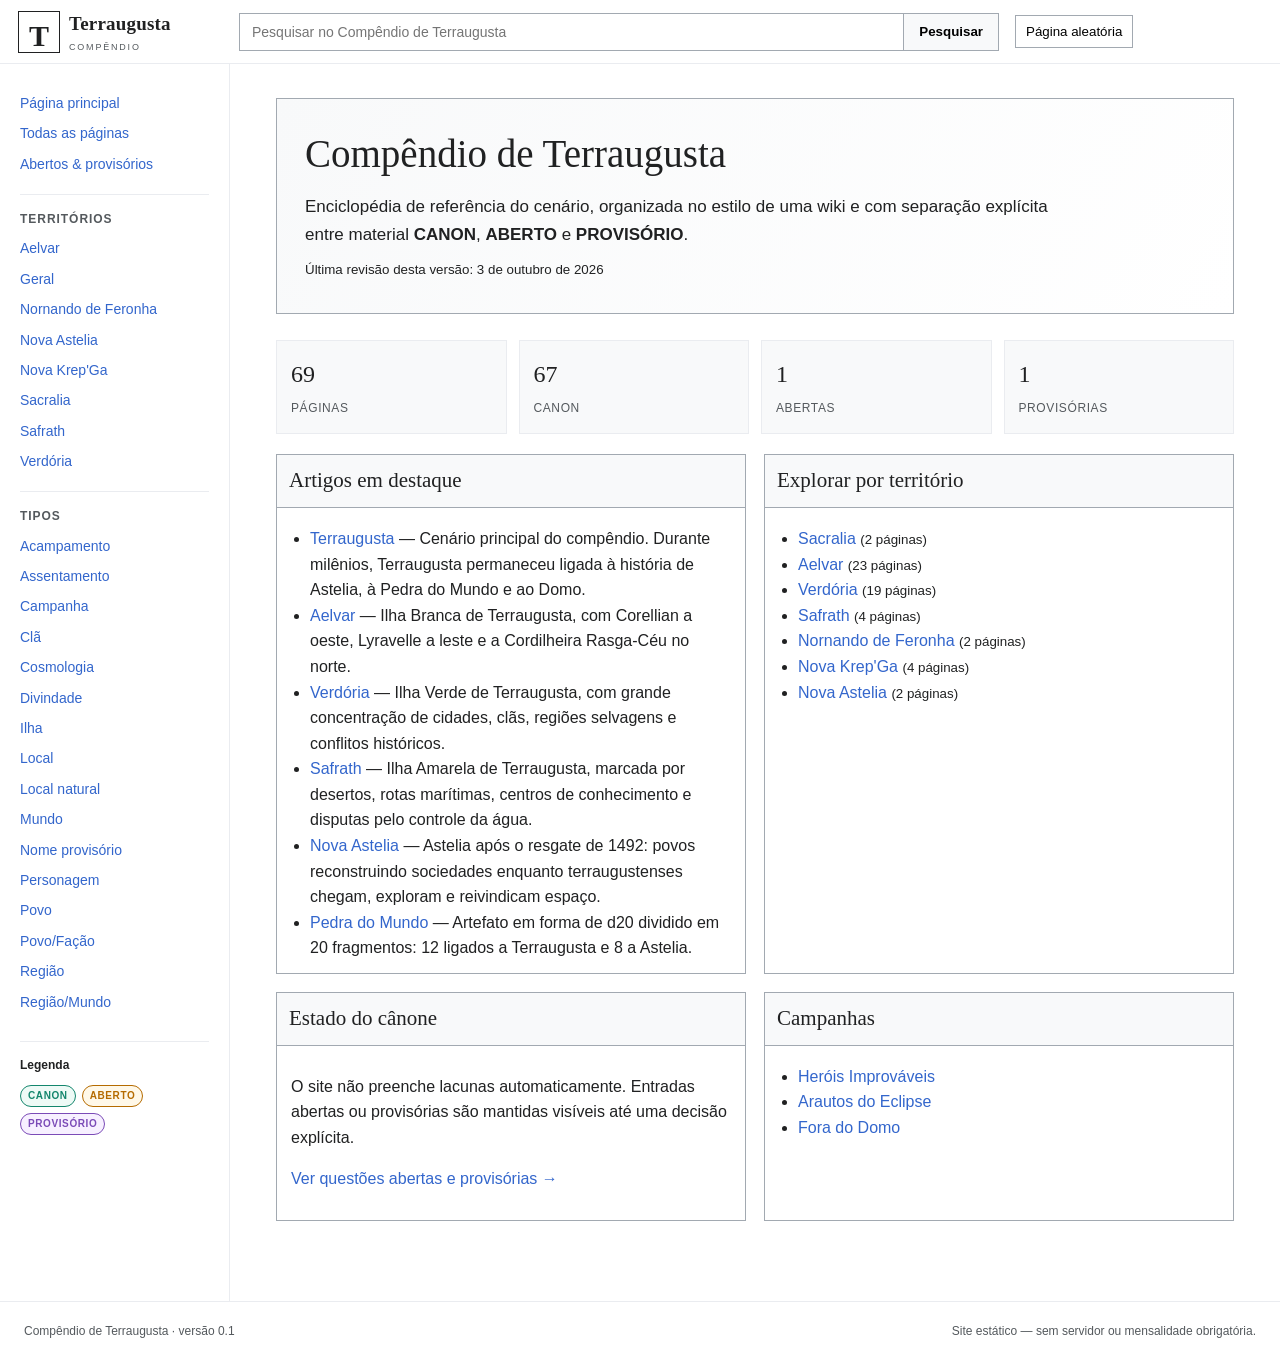
<file: index.html>
<!doctype html>
<html lang="pt-BR">
<head>
  <meta charset="utf-8">
  <meta name="viewport" content="width=device-width, initial-scale=1">
  <meta name="description" content="Compêndio wiki de Terraugusta">
  <title>Compêndio de Terraugusta</title>
  <link rel="stylesheet" href="styles.css">
</head>
<body>
  <header class="topbar">
    <button class="menu-button" id="menuButton" aria-label="Abrir menu">☰</button>
    <a class="brand" href="#home">
      <span class="brand-mark">T</span>
      <span><strong>Terraugusta</strong><small>Compêndio</small></span>
    </a>
    <div class="search-wrap">
      <input id="searchInput" type="search" placeholder="Pesquisar no Compêndio de Terraugusta" autocomplete="off">
      <button id="searchButton">Pesquisar</button>
      <div id="searchSuggestions" class="suggestions"></div>
    </div>
    <button id="randomButton" class="ghost">Página aleatória</button>
  </header>

  <div class="layout">
    <aside id="sidebar" class="sidebar">
      <nav>
        <a href="#home">Página principal</a>
        <a href="#all">Todas as páginas</a>
        <a href="#issues">Abertos & provisórios</a>
        <hr>
        <h3>Territórios</h3>
        <div id="regionLinks"></div>
        <hr>
        <h3>Tipos</h3>
        <div id="typeLinks"></div>
      </nav>
      <div class="sidebar-note">
        <strong>Legenda</strong>
        <span class="badge canon">CANON</span>
        <span class="badge open">ABERTO</span>
        <span class="badge provisional">PROVISÓRIO</span>
      </div>
    </aside>

    <main id="content" class="content" tabindex="-1"></main>
  </div>

  <footer>
    <span>Compêndio de Terraugusta · versão <span id="version"></span></span>
    <span>Site estático — sem servidor ou mensalidade obrigatória.</span>
  </footer>

  <script src="data-base.js"></script>
  <script src="data-1.js"></script>
  <script src="data-2.js"></script>
  <script src="data-3.js"></script>
  <script src="data-4.js"></script>
  <script src="data-5.js"></script>
  <script src="data-6.js"></script>
  <script src="app.js"></script>
</body>
</html>
</file>
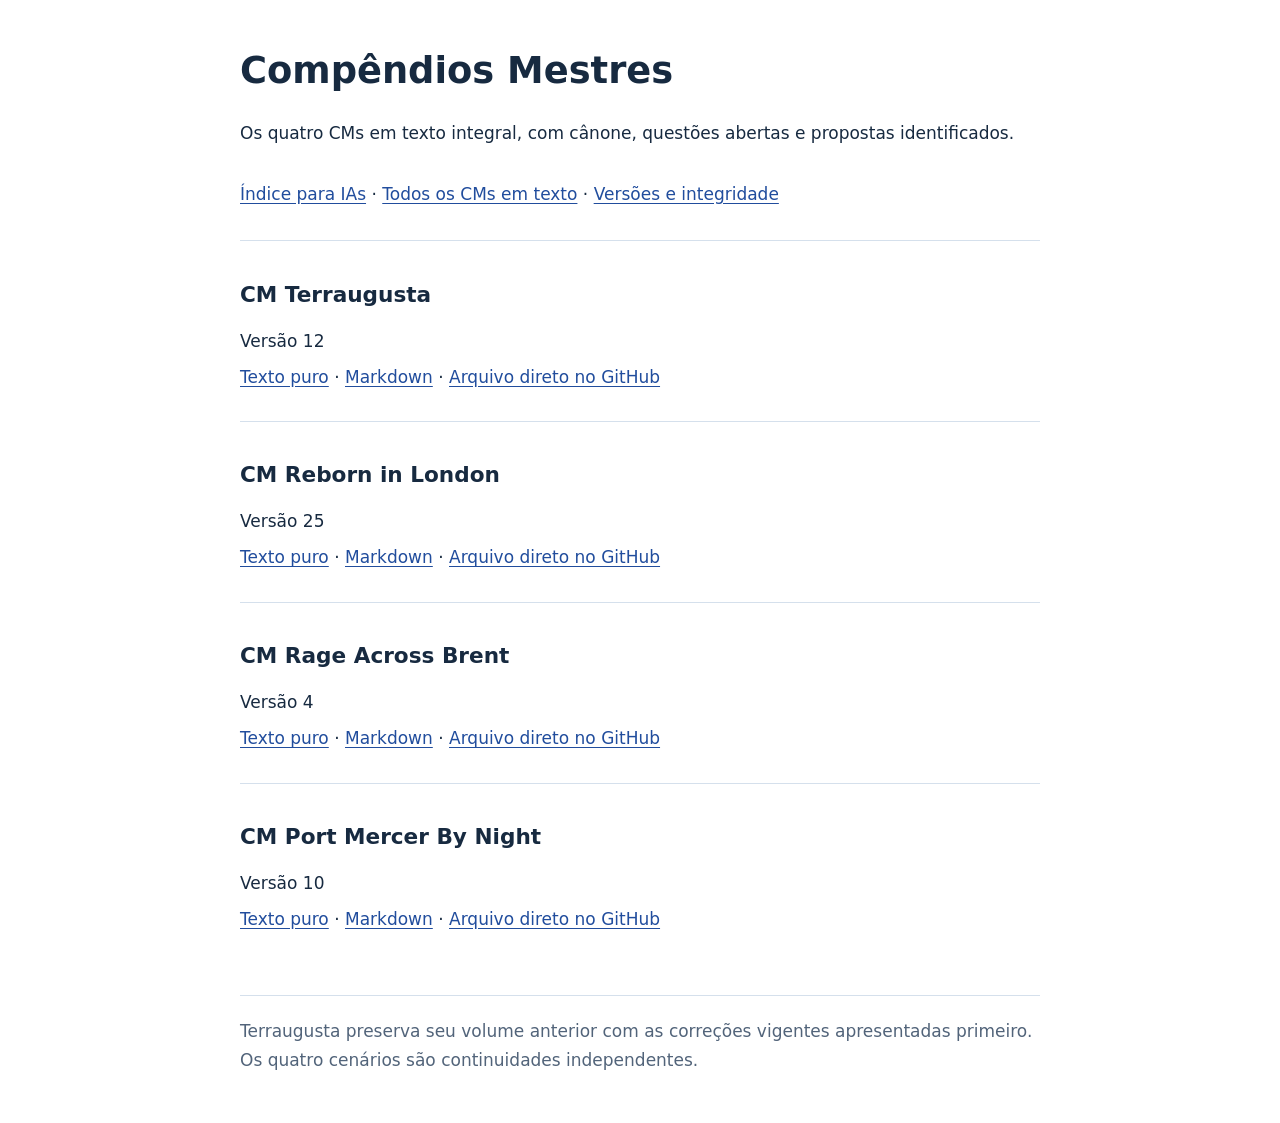
<file: compendios/index.html>
<!doctype html><html lang="pt-BR"><head><meta charset="utf-8"><meta name="viewport" content="width=device-width,initial-scale=1"><title>Compêndios Mestres</title><style>body{font:17px/1.7 system-ui,sans-serif;max-width:800px;margin:3rem auto;padding:0 1.3rem;color:#172a40}h1,h2{line-height:1.25}h1{font-size:2.3rem}h2{font-size:1.35rem}a{color:#214d9d;text-underline-offset:3px}ul{list-style:none;padding:0}li{padding:1.4rem 0;border-top:1px solid #d5e0ec}li p{margin:.45rem 0}nav{margin:2rem 0}footer{border-top:1px solid #d5e0ec;margin-top:2rem;padding-top:1.3rem;color:#52647a}a:focus-visible{outline:3px solid #6487d3;outline-offset:4px}</style></head><body><main><h1>Compêndios Mestres</h1><p>Os quatro CMs em texto integral, com cânone, questões abertas e propostas identificados.</p><nav><a href="llms.txt">Índice para IAs</a> · <a href="llms-full.txt">Todos os CMs em texto</a> · <a href="catalogo.json">Versões e integridade</a></nav><ul><li><h2>CM Terraugusta</h2><p>Versão 12</p><p><a href="terraugusta.txt">Texto puro</a> · <a href="terraugusta.md">Markdown</a> · <a href="https://raw.githubusercontent.com/claudiotr90/terraugustarpg/main/compendios/terraugusta.txt">Arquivo direto no GitHub</a></p></li><li><h2>CM Reborn in London</h2><p>Versão 25</p><p><a href="reborn-in-london.txt">Texto puro</a> · <a href="reborn-in-london.md">Markdown</a> · <a href="https://raw.githubusercontent.com/claudiotr90/terraugustarpg/main/compendios/reborn-in-london.txt">Arquivo direto no GitHub</a></p></li><li><h2>CM Rage Across Brent</h2><p>Versão 4</p><p><a href="rage-across-brent.txt">Texto puro</a> · <a href="rage-across-brent.md">Markdown</a> · <a href="https://raw.githubusercontent.com/claudiotr90/terraugustarpg/main/compendios/rage-across-brent.txt">Arquivo direto no GitHub</a></p></li><li><h2>CM Port Mercer By Night</h2><p>Versão 10</p><p><a href="port-mercer-by-night.txt">Texto puro</a> · <a href="port-mercer-by-night.md">Markdown</a> · <a href="https://raw.githubusercontent.com/claudiotr90/terraugustarpg/main/compendios/port-mercer-by-night.txt">Arquivo direto no GitHub</a></p></li></ul><footer>Terraugusta preserva seu volume anterior com as correções vigentes apresentadas primeiro. Os quatro cenários são continuidades independentes.</footer></main></body></html>
</file>
<file: styles.css>
:root{
  --paper:#fff;
  --ink:#202122;
  --muted:#54595d;
  --line:#a2a9b1;
  --soft:#eaecf0;
  --blue:#36c;
  --blue2:#3056a8;
  --panel:#f8f9fa;
  --canon:#14866d;
  --open:#b56b00;
  --prov:#7b4bb7;
  --shadow:0 1px 4px rgba(0,0,0,.10);
}
*{box-sizing:border-box}
html{scroll-behavior:smooth}
body{margin:0;color:var(--ink);background:var(--paper);font-family:-apple-system,BlinkMacSystemFont,"Segoe UI",Roboto,Inter,Arial,sans-serif;line-height:1.6}
a{color:var(--blue);text-decoration:none}
a:hover{text-decoration:underline}
.topbar{position:sticky;top:0;z-index:20;display:flex;align-items:center;gap:16px;min-height:64px;padding:8px 18px;border-bottom:1px solid var(--soft);background:rgba(255,255,255,.96);backdrop-filter:blur(8px)}
.brand{display:flex;align-items:center;gap:9px;color:var(--ink);min-width:205px}
.brand:hover{text-decoration:none}
.brand-mark{width:42px;height:42px;display:grid;place-items:center;border:1px solid var(--ink);font-family:Georgia,serif;font-size:30px;font-weight:700}
.brand strong{font-family:Georgia,"Times New Roman",serif;font-size:19px;letter-spacing:.2px}
.brand small{display:block;text-transform:uppercase;letter-spacing:1.8px;font-size:9px;color:var(--muted)}
.search-wrap{position:relative;display:flex;flex:1;max-width:760px}
.search-wrap input{width:100%;height:38px;padding:0 12px;border:1px solid var(--line);border-right:0;font-size:14px}
.search-wrap input:focus{outline:2px solid var(--blue);outline-offset:-2px}
.search-wrap button{height:38px;border:1px solid var(--line);background:var(--panel);font-weight:600;padding:0 15px;cursor:pointer}
.suggestions{display:none;position:absolute;left:0;right:84px;top:41px;background:white;border:1px solid var(--line);box-shadow:var(--shadow);max-height:360px;overflow:auto}
.suggestions.show{display:block}
.suggestion{display:block;padding:9px 12px;border-bottom:1px solid var(--soft);color:var(--ink)}
.suggestion:hover{background:var(--panel);text-decoration:none}
.suggestion small{display:block;color:var(--muted)}
.ghost,.menu-button{border:1px solid var(--line);background:white;padding:8px 10px;cursor:pointer}
.menu-button{display:none;font-size:20px;border:0}
.layout{display:grid;grid-template-columns:230px minmax(0,1fr);max-width:1500px;margin:auto}
.sidebar{padding:24px 20px;min-height:calc(100vh - 64px);border-right:1px solid var(--soft);background:#fff}
.sidebar nav>a,.sidebar nav div a{display:block;padding:4px 0;font-size:14px}
.sidebar h3{margin:10px 0 4px;font-size:12px;color:var(--muted);text-transform:uppercase;letter-spacing:.08em}
.sidebar hr{border:0;border-top:1px solid var(--soft);margin:15px 0}
.sidebar-note{margin-top:24px;padding-top:14px;border-top:1px solid var(--soft);display:flex;gap:6px;flex-wrap:wrap;font-size:12px}
.sidebar-note strong{width:100%;margin-bottom:4px}
.content{padding:34px 46px 80px;max-width:1150px}
.page-title{margin:0;font-family:Georgia,"Times New Roman",serif;font-size:38px;font-weight:400;line-height:1.15}
.subtitle{color:var(--muted);margin:6px 0 20px}
.rule{border:0;border-top:1px solid var(--line);margin:8px 0 20px}
.lead{font-size:17px}
.hero{background:linear-gradient(120deg,#f8f9fa,#fff);border:1px solid var(--line);padding:24px 28px;margin-bottom:26px}
.hero h1{margin:0 0 5px;font-family:Georgia,serif;font-weight:400;font-size:39px}
.hero p{max-width:760px;margin:8px 0}
.stats{display:grid;grid-template-columns:repeat(4,minmax(110px,1fr));gap:12px;margin:20px 0}
.stat{background:var(--panel);border:1px solid var(--soft);padding:14px}
.stat strong{display:block;font-size:24px;font-family:Georgia,serif;font-weight:400}
.stat span{font-size:12px;color:var(--muted);text-transform:uppercase;letter-spacing:.05em}
.grid{display:grid;grid-template-columns:repeat(2,minmax(0,1fr));gap:18px}
.card{border:1px solid var(--line);background:#fff}
.card h2,.card h3{font-family:Georgia,serif;font-weight:400}
.card h2{font-size:21px;margin:0;padding:9px 12px;background:var(--panel);border-bottom:1px solid var(--line)}
.card .card-body{padding:12px 14px}
.card ul{margin:6px 0 0;padding-left:19px}
.article-header{display:flex;gap:18px;align-items:flex-start;justify-content:space-between}
.article-meta{min-width:260px;width:31%;border:1px solid var(--line);background:var(--panel);font-size:13px;margin:4px 0 18px 18px;float:right}
.article-meta h3{margin:0;padding:8px 10px;text-align:center;background:#d8e4f5;font-family:Georgia,serif;font-size:18px}
.article-meta dl{display:grid;grid-template-columns:90px 1fr;margin:0}
.article-meta dt,.article-meta dd{margin:0;padding:7px 9px;border-top:1px solid var(--soft)}
.article-meta dt{font-weight:700}
.article h2{font-family:Georgia,"Times New Roman",serif;font-weight:400;border-bottom:1px solid var(--line);font-size:25px;margin:28px 0 8px}
.toc{display:inline-block;min-width:260px;max-width:520px;background:var(--panel);border:1px solid var(--line);padding:10px 14px;margin:8px 0 18px}
.toc strong{display:block;text-align:center}
.toc ol{margin:5px 0;padding-left:24px}
.badge{display:inline-block;padding:2px 7px;border-radius:999px;font-size:10px;font-weight:800;letter-spacing:.06em;border:1px solid currentColor;vertical-align:middle}
.badge.canon{color:var(--canon);background:#eefaf6}
.badge.open{color:var(--open);background:#fff8e8}
.badge.provisional{color:var(--prov);background:#f7f0ff}
.list-toolbar{display:flex;gap:8px;align-items:center;flex-wrap:wrap;margin:14px 0}
.chip{border:1px solid var(--line);background:white;border-radius:999px;padding:5px 10px;cursor:pointer}
.chip.active{background:#eaecf0;font-weight:700}
.page-list{border-top:1px solid var(--soft)}
.page-row{display:grid;grid-template-columns:minmax(180px,1fr) 130px 140px 90px;gap:12px;align-items:center;padding:10px 4px;border-bottom:1px solid var(--soft)}
.page-row .title{font-weight:600}
.page-row small{color:var(--muted)}
.issue{padding:14px 16px;margin:12px 0;border-left:4px solid var(--open);background:var(--panel)}
.issue.provisional{border-left-color:var(--prov)}
.related{display:flex;flex-wrap:wrap;gap:7px;margin-top:8px}
.related a{border:1px solid var(--soft);background:var(--panel);padding:3px 7px;border-radius:3px}
.notice{border:1px solid #f1c40f;background:#fffbea;padding:10px 14px;margin:16px 0}
.empty{padding:30px;border:1px dashed var(--line);background:var(--panel);text-align:center}
footer{display:flex;justify-content:space-between;gap:20px;border-top:1px solid var(--soft);padding:20px max(24px,calc((100vw - 1500px)/2 + 24px));font-size:12px;color:var(--muted)}
@media(max-width:900px){
  .topbar{flex-wrap:wrap;gap:8px}
  .brand{min-width:auto}
  .brand strong,.brand small{display:none}
  .search-wrap{order:3;flex-basis:100%}
  .ghost{margin-left:auto}
  .menu-button{display:block}
  .layout{grid-template-columns:1fr}
  .sidebar{position:fixed;z-index:15;left:-260px;top:64px;width:250px;height:calc(100vh - 64px);overflow:auto;box-shadow:var(--shadow);transition:left .2s}
  .sidebar.open{left:0}
  .content{padding:26px 20px 60px}
  .grid{grid-template-columns:1fr}
  .stats{grid-template-columns:repeat(2,1fr)}
  .article-meta{float:none;width:100%;margin:10px 0 20px}
  .page-row{grid-template-columns:1fr 90px}
  .page-row .region,.page-row .type{display:none}
  footer{flex-direction:column}
}
@media print{
  .topbar,.sidebar,footer,.list-toolbar{display:none!important}
  .layout{display:block}
  .content{max-width:none;padding:0}
  a{color:inherit;text-decoration:none}
}
</file>
